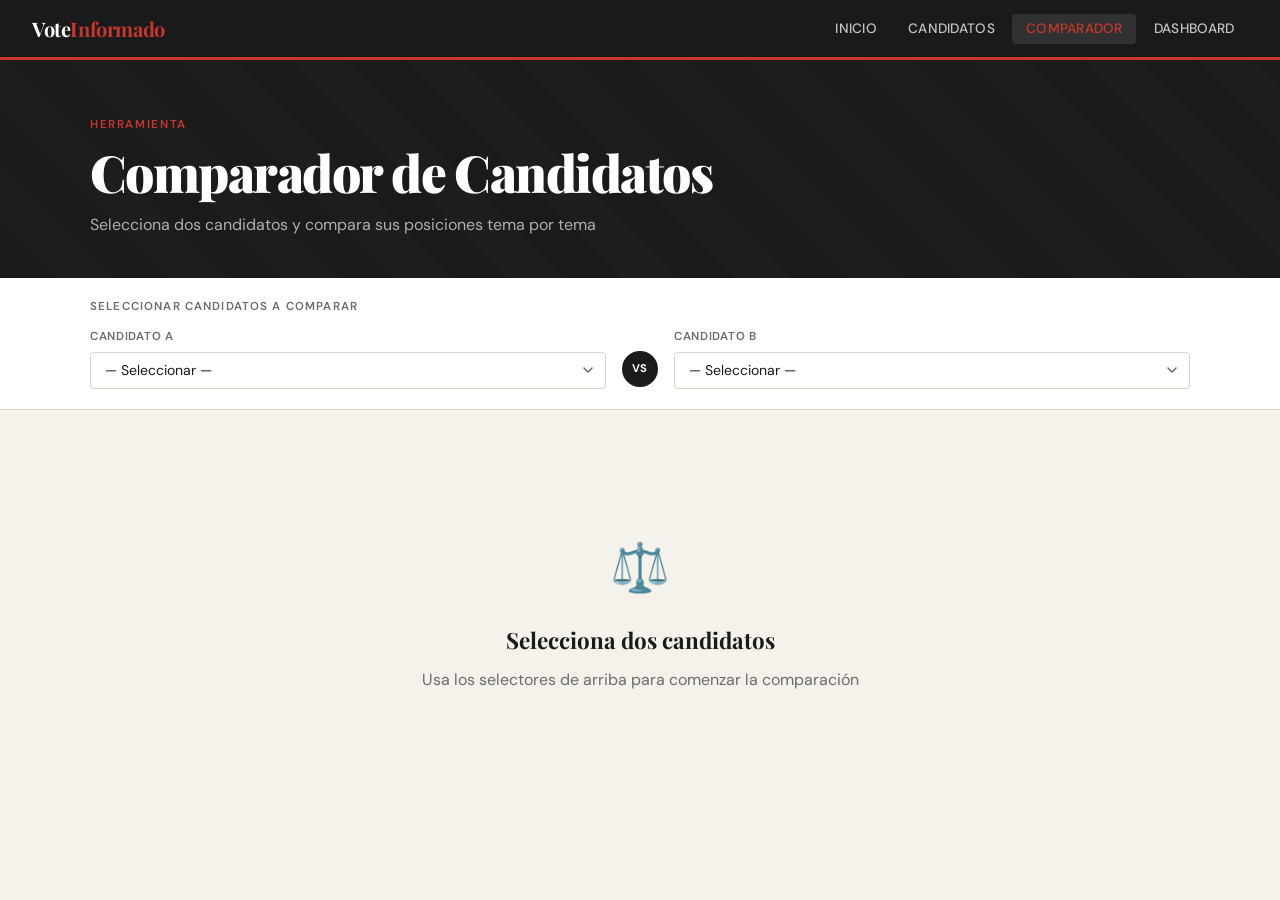
<file: comparador.html>
<!DOCTYPE html>
<html lang="es">
<head>
  <meta charset="UTF-8" />
  <meta name="viewport" content="width=device-width, initial-scale=1.0" />
  <title>Comparador — VoteInformado</title>
  <link rel="stylesheet" href="assets/css/style.css" />
  <link rel="stylesheet" href="assets/css/comparador.css" />
</head>
<body>

  <!-- Navbar (inyectado por nav.js) -->

  <!-- Page Header -->
  <header class="page-header">
    <div class="page-header__inner">
      <div class="page-header__eyebrow">Herramienta</div>
      <h1>Comparador de Candidatos</h1>
      <p>Selecciona dos candidatos y compara sus posiciones tema por tema</p>
    </div>
  </header>

  <!-- Selection Bar -->
  <div class="compare-bar">
    <div class="compare-bar__inner">
      <div class="compare-bar__label">Seleccionar candidatos a comparar</div>
      <div class="compare-selects">
        <div class="compare-select-wrapper">
          <label for="select-a">Candidato A</label>
          <select class="compare-select" id="select-a" onchange="updateComparacion()">
            <option value="">— Seleccionar —</option>
          </select>
        </div>
        <div class="vs-badge">VS</div>
        <div class="compare-select-wrapper">
          <label for="select-b">Candidato B</label>
          <select class="compare-select" id="select-b" onchange="updateComparacion()">
            <option value="">— Seleccionar —</option>
          </select>
        </div>
      </div>
    </div>
  </div>

  <!-- Compare Content -->
  <main>
    <div class="compare-container">

      <!-- Estado inicial -->
      <div class="empty-compare" id="empty-state">
        <div class="empty-compare__icon">⚖️</div>
        <h3>Selecciona dos candidatos</h3>
        <p>Usa los selectores de arriba para comenzar la comparación</p>
      </div>

      <!-- Tabla (oculta hasta selección) -->
      <div id="compare-table" style="display:none;">

        <!-- Cabecera -->
        <div class="compare-header-row">
          <div class="compare-col-header"></div>
          <div class="compare-col-header">
            <div class="compare-col-header__photo" id="photo-a">A</div>
            <div class="compare-col-header__partido" id="partido-a"></div>
            <div class="compare-col-header__nombre" id="nombre-a"></div>
          </div>
          <div class="compare-col-header">
            <div class="compare-col-header__photo" id="photo-b">B</div>
            <div class="compare-col-header__partido" id="partido-b"></div>
            <div class="compare-col-header__nombre" id="nombre-b"></div>
          </div>
        </div>

        <!-- Filas generadas por comparador.js -->
        <table style="width:100%;border-collapse:collapse;">
          <tbody id="compare-tbody"></tbody>
        </table>

        <!-- Acciones -->
        <div style="display:flex;gap:1rem;margin-top:2rem;padding-top:2rem;border-top:1px solid var(--border);">
          <a href="dashboard.html" class="btn btn-outline">Ver en Dashboard →</a>
        </div>

      </div><!-- /#compare-table -->
    </div>
  </main>

  <!-- Footer (inyectado por nav.js) -->

  <script src="assets/js/comparador.js"></script>
  <script src="assets/js/nav.js"></script>
</body>
</html>
</file>
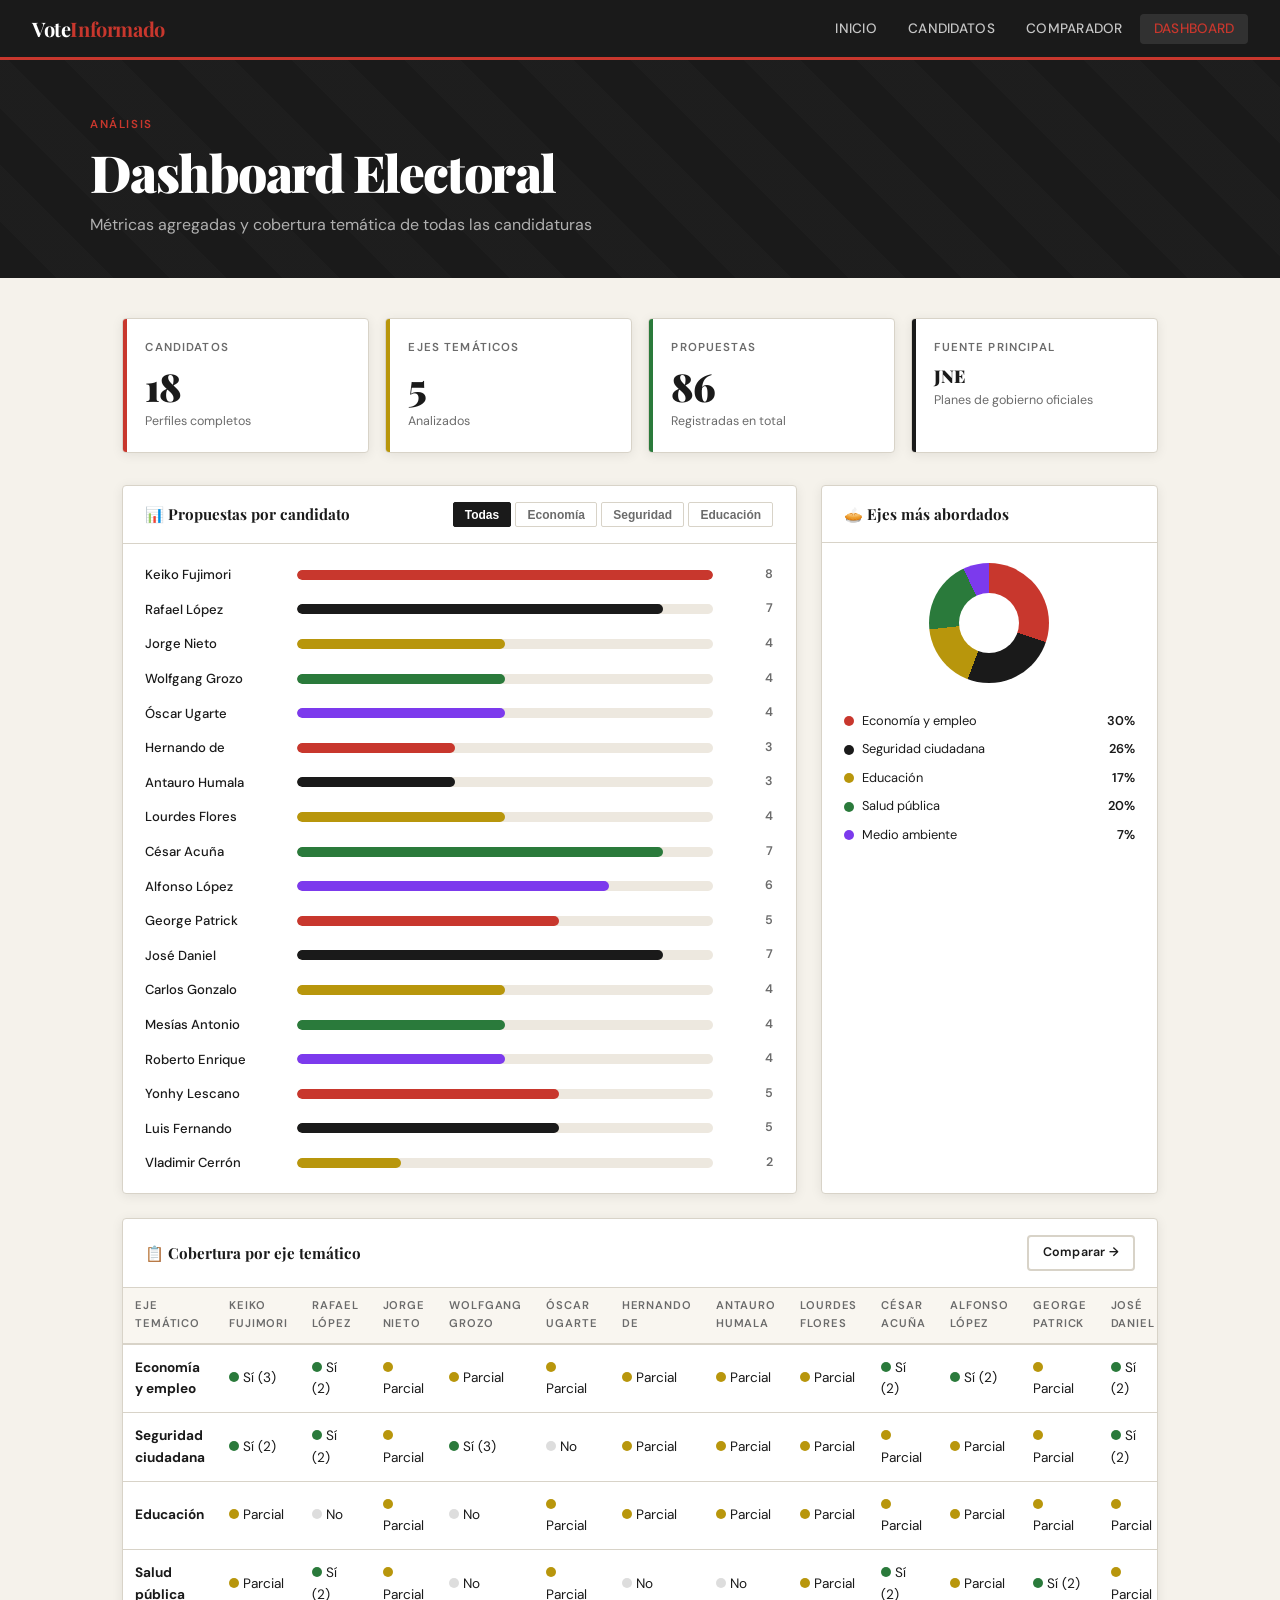
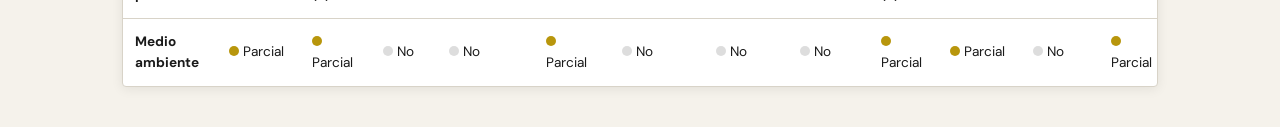
<file: dashboard.html>
<!DOCTYPE html>
<html lang="es">
<head>
  <meta charset="UTF-8" />
  <meta name="viewport" content="width=device-width, initial-scale=1.0" />
  <title>Dashboard — VoteInformado</title>
  <link rel="stylesheet" href="assets/css/style.css" />
  <link rel="stylesheet" href="assets/css/dashboard.css" />
</head>
<body>

  <!-- Navbar (inyectado por nav.js) -->

  <!-- Page Header -->
  <header class="page-header">
    <div class="page-header__inner">
      <div class="page-header__eyebrow">Análisis</div>
      <h1>Dashboard Electoral</h1>
      <p>Métricas agregadas y cobertura temática de todas las candidaturas</p>
    </div>
  </header>

  <!-- Dashboard -->
  <main class="dashboard">

    <!-- KPI Row -->
    <div class="kpi-row">
      <div class="kpi-card">
        <div class="kpi-card__label">Candidatos</div>
        <div class="kpi-card__value" id="kpi-candidatos">—</div>
        <div class="kpi-card__sub">Perfiles completos</div>
      </div>
      <div class="kpi-card" style="--accent:#b8960c;">
        <div class="kpi-card__label">Ejes temáticos</div>
        <div class="kpi-card__value">5</div>
        <div class="kpi-card__sub">Analizados</div>
      </div>
      <div class="kpi-card" style="--accent:#2a7a3b;">
        <div class="kpi-card__label">Propuestas</div>
        <div class="kpi-card__value" id="kpi-propuestas">—</div>
        <div class="kpi-card__sub">Registradas en total</div>
      </div>
      <div class="kpi-card" style="--accent:#1a1a1a;">
        <div class="kpi-card__label">Fuente principal</div>
        <div class="kpi-card__value" style="font-size:1.1rem;letter-spacing:0;">JNE</div>
        <div class="kpi-card__sub">Planes de gobierno oficiales</div>
      </div>
    </div>

    <!-- Main grid -->
    <div class="dash-grid">

      <!-- Panel: Propuestas por candidato -->
      <div class="panel">
        <div class="panel__header">
          <span class="panel__title">📊 Propuestas por candidato</span>
          <div class="filter-tabs">
            <button class="filter-tab active" data-eje="todas">Todas</button>
            <button class="filter-tab" data-eje="economia">Economía</button>
            <button class="filter-tab" data-eje="seguridad">Seguridad</button>
            <button class="filter-tab" data-eje="educacion">Educación</button>
          </div>
        </div>
        <div class="panel__body">
          <div class="bar-chart" id="chart-propuestas">
            <p style="color:var(--ink-muted);font-size:0.88rem;">Cargando...</p>
          </div>
        </div>
      </div>

      <!-- Panel: Distribución por eje -->
      <div class="panel">
        <div class="panel__header">
          <span class="panel__title">🥧 Ejes más abordados</span>
        </div>
        <div class="panel__body">
          <div class="donut-chart">
            <div class="donut-visual"></div>
            <div class="donut-legend"></div>
          </div>
        </div>
      </div>

    </div>

    <!-- Full-width: Cobertura por eje -->
    <div class="dash-grid--full">
      <div class="panel">
        <div class="panel__header">
          <span class="panel__title">📋 Cobertura por eje temático</span>
          <a href="comparador.html" class="btn btn-outline"
             style="font-size:0.78rem;padding:0.35rem 0.85rem;">Comparar →</a>
        </div>
        <div class="panel__body" style="padding:0;">
          <table class="ejes-table">
            <thead>
              <tr>
                <th>Eje temático</th>
                <!-- Columnas de candidatos generadas por dashboard.js -->
              </tr>
            </thead>
            <tbody id="tabla-cobertura">
              <tr><td colspan="5" style="padding:1.5rem;color:var(--ink-muted);">Cargando...</td></tr>
            </tbody>
          </table>
        </div>
      </div>
    </div>

  </main>

  <!-- Footer (inyectado por nav.js) -->

  <script src="assets/js/dashboard.js"></script>
  <script src="assets/js/nav.js"></script>
</body>
</html>
</file>
<file: assets/css/style.css>
@import url('https://fonts.googleapis.com/css2?family=Playfair+Display:wght@700;900&family=DM+Sans:wght@300;400;500;600&display=swap');

/* ─── CSS Variables ─── */
:root {
  --bg: #f5f2eb;
  --bg-card: #ffffff;
  --ink: #1a1a1a;
  --ink-muted: #6b6b6b;
  --accent: #c8372d;
  --accent-light: #f7edec;
  --border: #d8d3c8;
  --gold: #b8960c;
  --font-display: 'Playfair Display', Georgia, serif;
  --font-body: 'DM Sans', sans-serif;
  --shadow: 0 2px 12px rgba(0,0,0,0.08);
  --shadow-hover: 0 8px 32px rgba(0,0,0,0.14);
  --radius: 4px;
  --transition: 0.22s ease;
}

/* ─── Reset & Base ─── */
*, *::before, *::after { box-sizing: border-box; margin: 0; padding: 0; }
html { scroll-behavior: smooth; }
body {
  font-family: var(--font-body);
  background: var(--bg);
  color: var(--ink);
  line-height: 1.6;
  min-height: 100vh;
}
img { display: block; max-width: 100%; }
a { color: inherit; text-decoration: none; }
ul { list-style: none; }

/* ─── Navbar ─── */
.navbar {
  position: sticky;
  top: 0;
  z-index: 100;
  background: var(--ink);
  color: #fff;
  padding: 0 2rem;
  display: flex;
  align-items: center;
  justify-content: space-between;
  height: 60px;
  border-bottom: 3px solid var(--accent);
}
.navbar__brand {
  font-family: var(--font-display);
  font-size: 1.25rem;
  font-weight: 700;
  letter-spacing: -0.02em;
  color: #fff;
}
.navbar__brand span { color: var(--accent); }
.navbar__nav { display: flex; gap: 0.25rem; }
.navbar__nav a {
  color: rgba(255,255,255,0.75);
  font-size: 0.85rem;
  font-weight: 500;
  padding: 0.4rem 0.85rem;
  border-radius: var(--radius);
  transition: var(--transition);
  letter-spacing: 0.02em;
  text-transform: uppercase;
}
.navbar__nav a:hover,
.navbar__nav a.active { color: #fff; background: rgba(255,255,255,0.1); }
.navbar__nav a.active { color: var(--accent); }

/* ─── Page Header ─── */
.page-header {
  background: var(--ink);
  color: #fff;
  padding: 3.5rem 2rem 2.5rem;
  position: relative;
  overflow: hidden;
}
.page-header::before {
  content: '';
  position: absolute;
  top: 0; left: 0; right: 0; bottom: 0;
  background: repeating-linear-gradient(
    45deg, transparent, transparent 40px,
    rgba(255,255,255,0.015) 40px, rgba(255,255,255,0.015) 80px
  );
}
.page-header__inner { max-width: 1100px; margin: 0 auto; position: relative; }
.page-header__eyebrow {
  font-size: 0.72rem; font-weight: 600; letter-spacing: 0.14em;
  text-transform: uppercase; color: var(--accent); margin-bottom: 0.6rem;
}
.page-header h1 {
  font-family: var(--font-display);
  font-size: clamp(2rem, 5vw, 3.2rem);
  font-weight: 900; line-height: 1.1; letter-spacing: -0.03em;
}
.page-header p {
  margin-top: 0.75rem; color: rgba(255,255,255,0.65);
  font-size: 1rem; max-width: 520px;
}

/* ─── Container ─── */
.container { max-width: 1100px; margin: 0 auto; padding: 0 2rem; }

/* ─── Cards ─── */
.card {
  background: var(--bg-card); border: 1px solid var(--border);
  border-radius: var(--radius); box-shadow: var(--shadow);
  transition: box-shadow var(--transition), transform var(--transition);
}
.card:hover { box-shadow: var(--shadow-hover); transform: translateY(-2px); }

/* ─── Buttons ─── */
.btn {
  display: inline-flex; align-items: center; gap: 0.5rem;
  padding: 0.6rem 1.4rem; border-radius: var(--radius);
  font-family: var(--font-body); font-size: 0.875rem; font-weight: 600;
  cursor: pointer; border: 2px solid transparent;
  transition: var(--transition); letter-spacing: 0.02em;
}
.btn-primary { background: var(--accent); color: #fff; border-color: var(--accent); }
.btn-primary:hover { background: #a82e25; border-color: #a82e25; }
.btn-outline { background: transparent; color: var(--ink); border-color: var(--border); }
.btn-outline:hover { border-color: var(--ink); background: var(--ink); color: #fff; }

/* ─── Tags ─── */
.tag {
  display: inline-block; padding: 0.2rem 0.6rem; background: #eee8dc;
  border-radius: 2px; font-size: 0.72rem; font-weight: 600;
  letter-spacing: 0.06em; text-transform: uppercase; color: var(--ink-muted);
}
.tag--accent { background: #fce8e7; color: var(--accent); }

/* ─── Divider ─── */
.divider { border: none; border-top: 1px solid var(--border); margin: 2rem 0; }

/* ─── Footer ─── */
.footer {
  background: var(--ink); color: rgba(255,255,255,0.5);
  text-align: center; padding: 2rem; font-size: 0.8rem; margin-top: 4rem;
}
.footer strong { color: #fff; }
.footer__sources a {
  color: rgba(255,255,255,0.5); text-decoration: underline;
  text-underline-offset: 2px;
}
.footer__sources a:hover { color: #fff; }

/* ─── Utility ─── */
.text-accent { color: var(--accent); }
.text-muted  { color: var(--ink-muted); }
.fw-bold     { font-weight: 700; }
.mt-1 { margin-top: 0.5rem; }
.mt-2 { margin-top: 1rem; }
.mt-3 { margin-top: 1.5rem; }
.mt-4 { margin-top: 2rem; }
.mb-1 { margin-bottom: 0.5rem; }
.mb-2 { margin-bottom: 1rem; }

/* Ocultar hamburguesa en desktop */
@media (min-width: 769px) {
  .navbar__toggle { display: none; }
}
/* ─── Responsive ─── */
@media (max-width: 768px) {
  .navbar { position: relative; }
  .navbar { padding: 0 1rem; }
  .navbar__nav a { padding: 0.4rem 0.5rem; font-size: 0.78rem; }
  .container { padding: 0 1rem; }
  .page-header { padding: 2rem 1rem 1.5rem; }

  .navbar__nav { gap: 0; }
  img { max-width: 100%; height: auto; }
  .btn { min-height: 44px; padding: 0.75rem 1.25rem; }
  .section { padding: 2.5rem 1rem; }
  .page-header h1 { font-size: 1.8rem; }
  .navbar__toggle {
    display: flex;
    align-items: center;
    justify-content: center;
    background: none;
    border: none;
    color: #fff;
    font-size: 1.4rem;
    cursor: pointer;
    padding: 0.5rem;
    min-width: 44px;
    min-height: 44px;
  }
  .navbar__nav {
    display: none;
    flex-direction: column;
    position: absolute;
    top: 60px;
    left: 0;
    width: 100%;
    background: var(--ink);
    border-top: 1px solid rgba(255,255,255,0.1);
    padding: 0.5rem 0;
    z-index: 99;
  }
  .navbar__nav--open { display: flex; }
  .navbar__nav li { width: 100%; }
  .navbar__nav a {
    display: block;
    padding: 0.85rem 1.5rem;
    font-size: 1rem;
    border-radius: 0;
  }
  main {
    width: 100%;
    overflow-x: hidden;
  }
}
</file>
<file: assets/css/comparador.css>
/* ── Selection Bar ── */
.compare-bar {
  background: var(--bg-card);
  border-bottom: 1px solid var(--border);
  padding: 1.25rem 2rem;
}
.compare-bar__inner { max-width: 1100px; margin: 0 auto; }
.compare-bar__label {
  font-size: 0.72rem; font-weight: 600; letter-spacing: 0.1em;
  text-transform: uppercase; color: var(--ink-muted); margin-bottom: 0.75rem;
}
.compare-selects { display: flex; gap: 1rem; align-items: center; flex-wrap: wrap; }
.compare-select-wrapper { flex: 1; min-width: 180px; }
.compare-select-wrapper label {
  display: block; font-size: 0.72rem; font-weight: 600;
  color: var(--ink-muted); margin-bottom: 0.3rem;
  letter-spacing: 0.06em; text-transform: uppercase;
}
.compare-select {
  width: 100%; padding: 0.55rem 0.85rem;
  border: 1.5px solid var(--border); border-radius: var(--radius);
  background: #fff; font-family: var(--font-body); font-size: 0.88rem;
  color: var(--ink); cursor: pointer; appearance: none;
  background-image: url("data:image/svg+xml,%3Csvg width='10' height='6' viewBox='0 0 10 6' xmlns='http://www.w3.org/2000/svg'%3E%3Cpath d='M1 1l4 4 4-4' stroke='%236b6b6b' stroke-width='1.5' fill='none' stroke-linecap='round'/%3E%3C/svg%3E");
  background-repeat: no-repeat; background-position: right 0.75rem center;
  transition: border-color var(--transition);
}
.compare-select:focus { outline: none; border-color: var(--accent); }
.vs-badge {
  width: 36px; height: 36px; background: var(--ink); color: #fff;
  border-radius: 50%; display: flex; align-items: center; justify-content: center;
  font-size: 0.7rem; font-weight: 700; letter-spacing: 0.05em;
  flex-shrink: 0; margin-top: 1.25rem;
}

/* ── Compare Table ── */
.compare-container { max-width: 1100px; margin: 2.5rem auto; padding: 0 2rem; }
.compare-header-row { display: grid; grid-template-columns: 220px 1fr 1fr; gap: 1px; margin-bottom: 0; }
.compare-col-header {
  background: var(--bg-card); border: 1px solid var(--border);
  padding: 1.5rem 1.25rem; text-align: center;
}
.compare-col-header:first-child { background: transparent; border: none; }
.compare-col-header__photo {
  width: 72px; height: 72px; border-radius: 50%;
  background: #e0dbd0; object-fit: cover; object-position: top;
  margin: 0 auto 0.75rem; border: 2px solid var(--border);
  display: flex; align-items: center; justify-content: center;
  font-family: var(--font-display); font-size: 1.4rem; font-weight: 700; color: #bbb;
}
.compare-col-header__partido {
  font-size: 0.65rem; font-weight: 600; letter-spacing: 0.1em;
  text-transform: uppercase; color: var(--accent); margin-bottom: 0.25rem;
}
.compare-col-header__nombre { font-family: var(--font-display); font-size: 1.05rem; font-weight: 700; }

.compare-section-label {
  grid-column: 1 / -1; background: var(--ink); color: #fff;
  padding: 0.6rem 1.25rem; font-size: 0.72rem; font-weight: 600;
  letter-spacing: 0.1em; text-transform: uppercase; margin-top: 1rem;
}
.compare-row { display: grid; grid-template-columns: 220px 1fr 1fr; gap: 1px; background: var(--border); }
.compare-row__label {
  background: #f9f6f0; padding: 1rem 1.25rem;
  font-size: 0.82rem; font-weight: 600; color: var(--ink-muted);
  display: flex; align-items: flex-start;
}
.compare-row__cell { background: var(--bg-card); padding: 1rem 1.25rem; font-size: 0.875rem; line-height: 1.6; }
.compare-row__cell.empty { color: var(--ink-muted); font-style: italic; }

/* ── Estado vacío ── */
.empty-compare { text-align: center; padding: 5rem 2rem; color: var(--ink-muted); }
.empty-compare__icon { font-size: 3rem; margin-bottom: 1rem; }
.empty-compare h3 { font-family: var(--font-display); font-size: 1.4rem; margin-bottom: 0.5rem; color: var(--ink); }

/* ─── Responsive ─── */
@media (max-width: 768px) {
  .compare-bar { padding: 1rem; }
  .compare-selects { flex-direction: column; }
  .vs-badge { margin-top: 0; align-self: center; }
  .compare-header-row,
  .compare-row { grid-template-columns: 90px 1fr 1fr; }
  .compare-container { padding: 0 0.75rem; }
}

@media (max-width: 480px) {
  /* En celular muy chico: scroll horizontal en vez de aplastar */
  .compare-header-row,
  .compare-row { min-width: 480px; }
  .compare-container { overflow-x: auto; }
}
</file>
<file: assets/css/dashboard.css>
/* ── Dashboard Grid ── */
.dashboard { max-width: 1100px; margin: 2.5rem auto; padding: 0 2rem; }

/* ── KPI Row ── */
.kpi-row { display: grid; grid-template-columns: repeat(4, 1fr); gap: 1rem; margin-bottom: 2rem; }
.kpi-card {
  background: var(--bg-card); border: 1px solid var(--border);
  border-radius: var(--radius); padding: 1.25rem 1.4rem;
  box-shadow: var(--shadow); position: relative; overflow: hidden;
}
.kpi-card::after {
  content: ''; position: absolute; top: 0; left: 0;
  width: 4px; height: 100%; background: var(--accent);
}
.kpi-card__label {
  font-size: 0.72rem; font-weight: 600; letter-spacing: 0.1em;
  text-transform: uppercase; color: var(--ink-muted); margin-bottom: 0.6rem;
}
.kpi-card__value {
  font-family: var(--font-display); font-size: 2.4rem;
  font-weight: 900; line-height: 1; letter-spacing: -0.04em;
}
.kpi-card__sub { font-size: 0.78rem; color: var(--ink-muted); margin-top: 0.4rem; }

/* ── Dashboard Panels ── */
.dash-grid { display: grid; grid-template-columns: 2fr 1fr; gap: 1.5rem; }
.dash-grid--full { grid-template-columns: 1fr; margin-top: 1.5rem; }

.panel {
  background: var(--bg-card); border: 1px solid var(--border);
  border-radius: var(--radius); box-shadow: var(--shadow); overflow: hidden;
}
.panel__header {
  padding: 1rem 1.4rem; border-bottom: 1px solid var(--border);
  display: flex; align-items: center; justify-content: space-between;
}
.panel__title {
  font-family: var(--font-display); font-size: 0.95rem; font-weight: 700;
  display: flex; align-items: center; gap: 0.5rem;
}
.panel__body { padding: 1.25rem 1.4rem; }

/* ── Bar Chart ── */
.bar-chart { display: flex; flex-direction: column; gap: 0.85rem; }
.bar-item { display: grid; grid-template-columns: 140px 1fr 48px; gap: 0.75rem; align-items: center; font-size: 0.82rem; }
.bar-item__label { font-weight: 500; white-space: nowrap; overflow: hidden; text-overflow: ellipsis; }
.bar-item__track { height: 10px; background: #ede8df; border-radius: 5px; overflow: hidden; }
.bar-item__fill {
  height: 100%; background: var(--accent); border-radius: 5px;
  transition: width 0.8s cubic-bezier(.4,0,.2,1); width: 0;
}
.bar-item__value { font-weight: 600; text-align: right; color: var(--ink-muted); font-size: 0.78rem; }

/* ── Donut ── */
.donut-chart { display: flex; flex-direction: column; gap: 0.75rem; }
.donut-visual {
  width: 120px; height: 120px; border-radius: 50%;
  margin: 0 auto 1rem; position: relative;
}
.donut-visual::after {
  content: ''; position: absolute; top: 50%; left: 50%;
  transform: translate(-50%, -50%);
  width: 60px; height: 60px; background: var(--bg-card); border-radius: 50%;
}
.donut-legend { display: flex; flex-direction: column; gap: 0.5rem; }
.donut-item { display: flex; align-items: center; gap: 0.5rem; font-size: 0.8rem; }
.donut-item__dot { width: 10px; height: 10px; border-radius: 50%; flex-shrink: 0; }
.donut-item__pct { margin-left: auto; font-weight: 600; }

/* ── Tabla de ejes ── */
.ejes-table { width: 100%; border-collapse: collapse; font-size: 0.85rem; }
.ejes-table th {
  text-align: left; padding: 0.6rem 0.75rem;
  font-size: 0.7rem; font-weight: 600; letter-spacing: 0.08em;
  text-transform: uppercase; color: var(--ink-muted);
  border-bottom: 2px solid var(--border); background: #f9f6f0;
}
.ejes-table td { padding: 0.75rem; border-bottom: 1px solid var(--border); vertical-align: middle; }
.ejes-table tr:last-child td { border-bottom: none; }
.ejes-table tr:hover td { background: #faf7f2; }

.coverage-dot {
  display: inline-block; width: 10px; height: 10px;
  border-radius: 50%; margin-right: 0.25rem;
}
.coverage-dot--yes { background: #2a7a3b; }
.coverage-dot--partial { background: var(--gold); }
.coverage-dot--no { background: #ddd; }

/* ── Filter tabs ── */
.filter-tabs { display: flex; gap: 0.25rem; }
.filter-tab {
  padding: 0.3rem 0.7rem; border-radius: 2px; font-size: 0.75rem;
  font-weight: 600; cursor: pointer; border: 1.5px solid var(--border);
  background: #fff; color: var(--ink-muted); transition: var(--transition);
}
.filter-tab.active, .filter-tab:hover { border-color: var(--ink); background: var(--ink); color: #fff; }

/* ─── Responsive ─── */
@media (max-width: 768px) {
  .kpi-row { grid-template-columns: repeat(2, 1fr); }
  .dash-grid { grid-template-columns: 1fr; }

  /* ↓ AGREGAR ESTAS LÍNEAS */
  .dashboard { padding: 0 1rem; margin: 1.5rem auto; }
  .bar-item { grid-template-columns: 100px 1fr 40px; font-size: 0.78rem; }
  .filter-tabs { overflow-x: auto; flex-wrap: nowrap; padding-bottom: 0.25rem; }
  .filter-tab { flex-shrink: 0; }
  .panel__body { padding: 1rem; }
}
</file>
